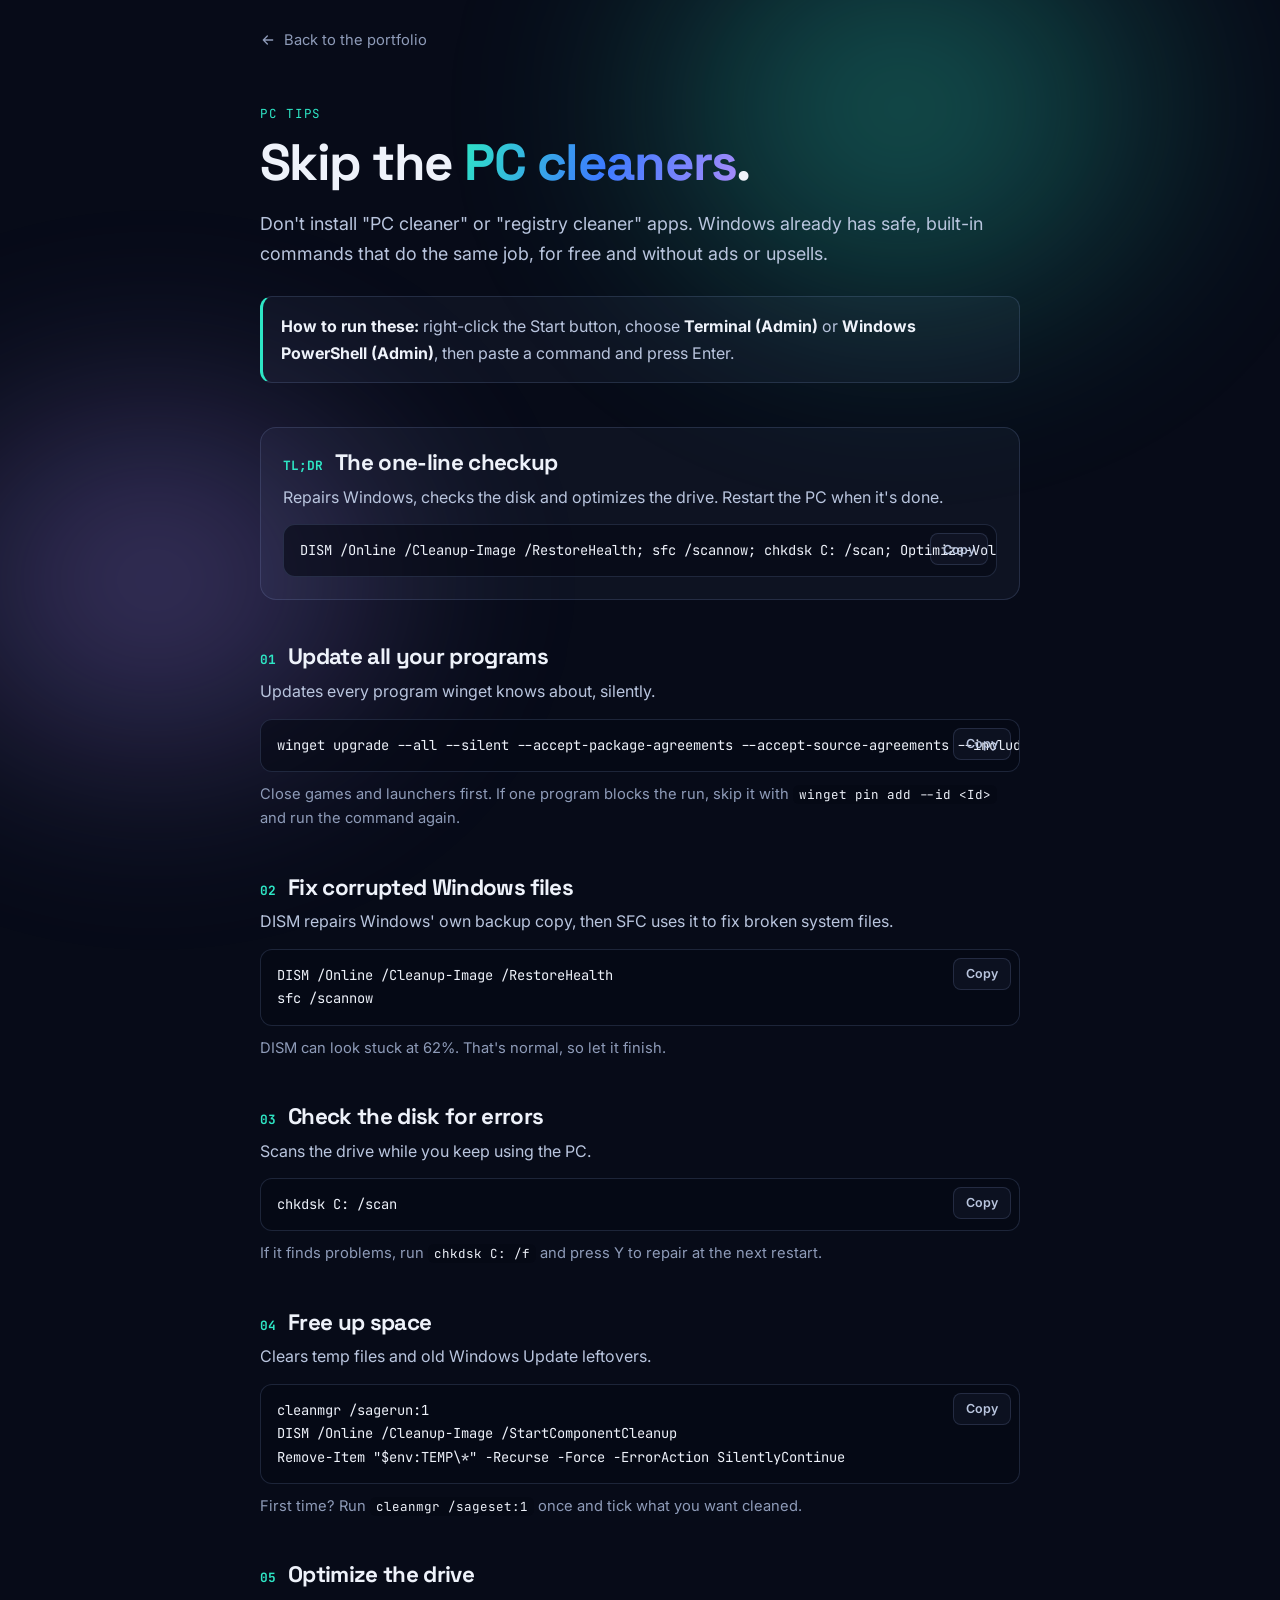
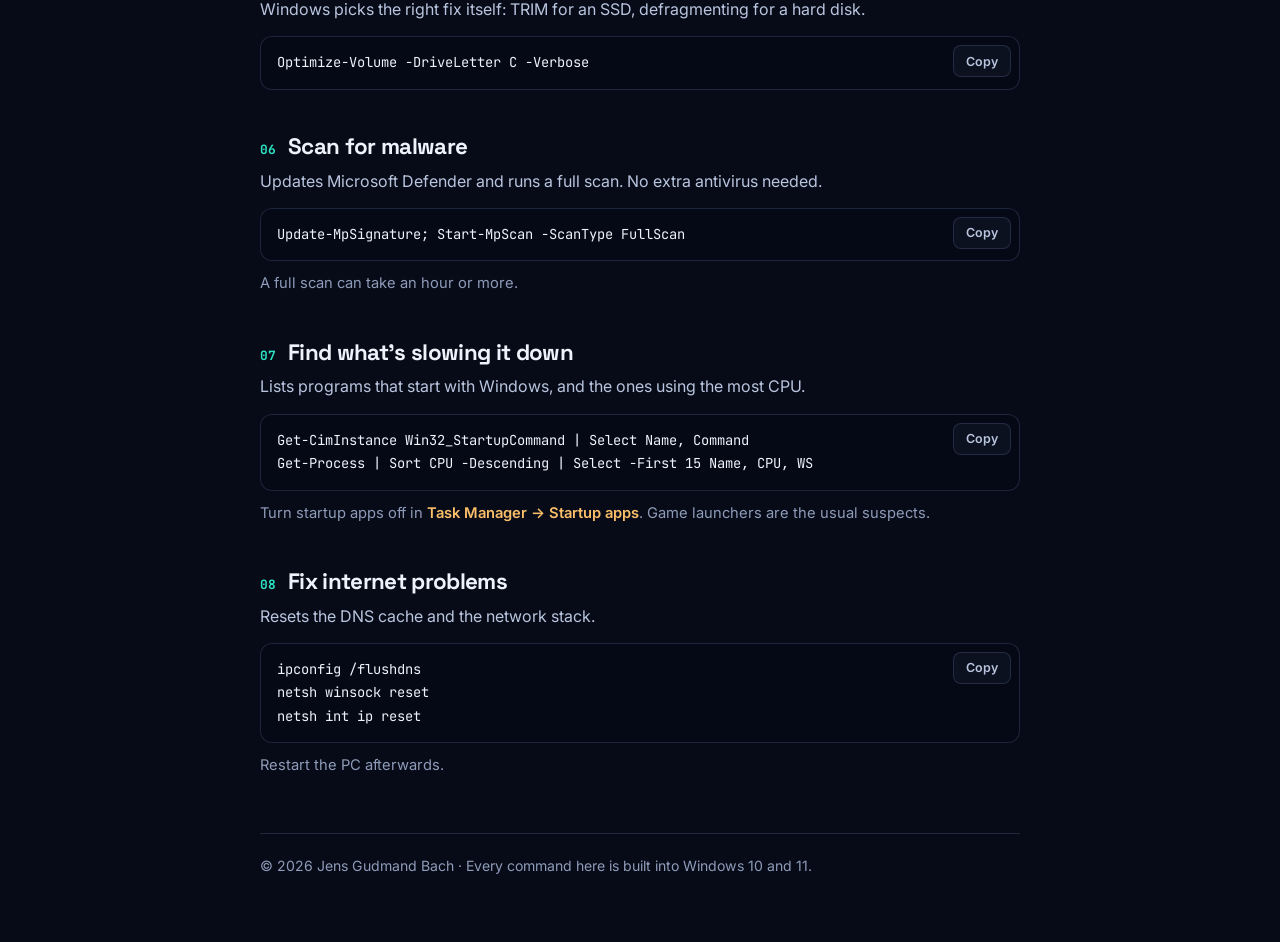
<file: pc-tips/index.html>
<!doctype html>
<html lang="en" data-theme="dark">
<head>
  <meta charset="utf-8">
  <meta name="viewport" content="width=device-width, initial-scale=1, viewport-fit=cover">
  <title>Skip the PC cleaners | Jens Gudmand Bach</title>
  <meta name="description" content="Don't install PC cleaners. Windows already has safe, built-in commands that repair, clean, update and speed up your PC.">
  <meta name="author" content="Jens Gudmand Bach">
  <meta name="theme-color" content="#070b18">
  <link rel="canonical" href="https://leaskeg.github.io/pc-tips/">
  <meta property="og:type" content="article">
  <meta property="og:url" content="https://leaskeg.github.io/pc-tips/">
  <meta property="og:title" content="Skip the PC cleaners">
  <meta property="og:description" content="Safe, built-in Windows commands that do what PC cleaners promise, for free.">
  <meta property="og:image" content="https://leaskeg.github.io/assets/img/og.png">
  <link rel="icon" href="/assets/img/favicon.svg" type="image/svg+xml">
  <link rel="preconnect" href="https://fonts.googleapis.com">
  <link rel="preconnect" href="https://fonts.gstatic.com" crossorigin>
  <link href="https://fonts.googleapis.com/css2?family=Inter:wght@400;600&family=JetBrains+Mono:wght@500&family=Space+Grotesk:wght@600;700&display=swap" rel="stylesheet">
  <script>
    (function () {
      try {
        var t = localStorage.getItem('jb-theme');
        if (t === 'light' || t === 'dark') document.documentElement.setAttribute('data-theme', t);
      } catch (e) {}
    })();
  </script>
  <style>
    :root {
      --bg: #070b18; --surface: rgba(140,165,220,.055); --code-bg: rgba(5,9,20,.6);
      --text: #eef2fa; --text-2: #b9c5de; --muted: #8e9bb8; --line: rgba(140,165,220,.18);
      --a1: #2ee6c5; --a2: #3d7bff; --a3: #a78bfa; --warn: #fbbf6a; --on-accent: #050914;
      --grad: linear-gradient(110deg, var(--a1), var(--a2) 52%, var(--a3));
      --aurora-opacity: .4;
      color-scheme: dark;
    }
    :root[data-theme="light"] {
      --bg: #f3f5fb; --surface: rgba(20,40,100,.035); --code-bg: #e9eef9;
      --text: #0a1126; --text-2: #2f3b57; --muted: #536079; --line: rgba(20,40,100,.14);
      --a1: #0a9c86; --a2: #2b5be0; --a3: #7a58e0; --warn: #a15c00; --on-accent: #fff;
      --aurora-opacity: .2;
      color-scheme: light;
    }
    * { box-sizing: border-box; }
    body {
      margin: 0; padding: 0 16px 64px; background: var(--bg); color: var(--text);
      font-family: "Inter", "Segoe UI", system-ui, sans-serif; line-height: 1.65; -webkit-font-smoothing: antialiased;
    }
    .aurora { position: fixed; inset: -20%; z-index: -1; opacity: var(--aurora-opacity); pointer-events: none; }
    .aurora span { position: absolute; border-radius: 50%; filter: blur(90px); }
    .aurora span:nth-child(1) { width: 55vw; height: 45vw; left: 45%; top: 0; background: radial-gradient(closest-side, var(--a1), transparent); }
    .aurora span:nth-child(2) { width: 50vw; height: 40vw; left: 5%; top: 40%; background: radial-gradient(closest-side, var(--a3), transparent); }
    main { max-width: 760px; margin: 0 auto; }
    .back { display: inline-flex; align-items: center; gap: 8px; margin-top: 28px; color: var(--muted); text-decoration: none; font-size: .92rem; }
    .back:hover { color: var(--text); }
    .back svg { width: 16px; height: 16px; }
    .label { font-family: "JetBrains Mono", monospace; font-size: .78rem; letter-spacing: .14em; text-transform: uppercase; color: var(--a1); margin: 48px 0 0; }
    h1, h2 { font-family: "Space Grotesk", sans-serif; letter-spacing: -.03em; line-height: 1.15; }
    h1 { font-size: clamp(2rem, 7vw, 3.2rem); margin: 10px 0 0; }
    h1 em { font-style: normal; background: var(--grad); -webkit-background-clip: text; background-clip: text; color: transparent; }
    .lead { font-size: 1.12rem; color: var(--text-2); margin: 16px 0 0; }
    .start { margin: 28px 0 0; padding: 16px 18px; border: 1px solid var(--line); border-left: 3px solid var(--a1); border-radius: 12px; background: var(--surface); color: var(--text-2); }
    .start strong { color: var(--text); }
    section { margin-top: 44px; }
    h2 { font-size: 1.4rem; margin: 0; display: flex; align-items: baseline; gap: 12px; }
    h2 span { font-family: "JetBrains Mono", monospace; font-size: .8rem; color: var(--a1); letter-spacing: 0; }
    section > p { color: var(--text-2); margin: 8px 0 0; }
    .cmd { position: relative; margin: 14px 0 0; border: 1px solid var(--line); border-radius: 12px; background: var(--code-bg); }
    .cmd pre { margin: 0; padding: 14px 92px 14px 16px; overflow-x: auto; font-family: "JetBrains Mono", Consolas, monospace; font-size: .86rem; line-height: 1.7; color: var(--text); }
    .copy {
      position: absolute; top: 8px; right: 8px; min-height: 32px; padding: 0 12px; border: 1px solid var(--line); border-radius: 8px;
      background: var(--surface); color: var(--text-2); font: 600 .78rem "Inter", sans-serif; cursor: pointer;
    }
    .copy:hover { color: var(--text); border-color: var(--a1); }
    .copy:focus-visible, .back:focus-visible { outline: 2px solid var(--a1); outline-offset: 2px; }
    .note { font-size: .92rem; color: var(--muted); margin: 10px 0 0; }
    .note code { font-family: "JetBrains Mono", Consolas, monospace; font-size: .85em; padding: 1px 6px; border-radius: 6px; background: var(--code-bg); color: var(--text); }
    .note b { color: var(--warn); font-weight: 600; }
    .highlight { padding: 22px; border-radius: 16px; border: 1px solid var(--line); background: var(--surface); }
    footer { max-width: 760px; margin: 56px auto 0; padding-top: 20px; border-top: 1px solid var(--line); color: var(--muted); font-size: .88rem; }
  </style>
</head>
<body>
  <div class="aurora" aria-hidden="true"><span></span><span></span></div>
  <main>
    <a class="back" href="/">
      <svg viewBox="0 0 24 24" aria-hidden="true"><path fill="none" stroke="currentColor" stroke-width="2" stroke-linecap="round" stroke-linejoin="round" d="M19 12H5M11 6l-6 6 6 6"/></svg>
      Back to the portfolio
    </a>

    <p class="label">PC tips</p>
    <h1>Skip the <em>PC cleaners</em>.</h1>
    <p class="lead">Don't install "PC cleaner" or "registry cleaner" apps. Windows already has safe, built-in commands that do the same job, for free and without ads or upsells.</p>

    <div class="start">
      <strong>How to run these:</strong> right-click the Start button, choose <strong>Terminal (Admin)</strong> or <strong>Windows PowerShell (Admin)</strong>, then paste a command and press Enter.
    </div>

    <section class="highlight">
      <h2><span>TL;DR</span>The one-line checkup</h2>
      <p>Repairs Windows, checks the disk and optimizes the drive. Restart the PC when it's done.</p>
      <div class="cmd"><pre>DISM /Online /Cleanup-Image /RestoreHealth; sfc /scannow; chkdsk C: /scan; Optimize-Volume -DriveLetter C</pre><button class="copy" type="button">Copy</button></div>
    </section>

    <section>
      <h2><span>01</span>Update all your programs</h2>
      <p>Updates every program winget knows about, silently.</p>
      <div class="cmd"><pre>winget upgrade --all --silent --accept-package-agreements --accept-source-agreements --include-unknown --disable-interactivity</pre><button class="copy" type="button">Copy</button></div>
      <p class="note">Close games and launchers first. If one program blocks the run, skip it with <code>winget pin add --id &lt;Id&gt;</code> and run the command again.</p>
    </section>

    <section>
      <h2><span>02</span>Fix corrupted Windows files</h2>
      <p>DISM repairs Windows' own backup copy, then SFC uses it to fix broken system files.</p>
      <div class="cmd"><pre>DISM /Online /Cleanup-Image /RestoreHealth
sfc /scannow</pre><button class="copy" type="button">Copy</button></div>
      <p class="note">DISM can look stuck at 62%. That's normal, so let it finish.</p>
    </section>

    <section>
      <h2><span>03</span>Check the disk for errors</h2>
      <p>Scans the drive while you keep using the PC.</p>
      <div class="cmd"><pre>chkdsk C: /scan</pre><button class="copy" type="button">Copy</button></div>
      <p class="note">If it finds problems, run <code>chkdsk C: /f</code> and press Y to repair at the next restart.</p>
    </section>

    <section>
      <h2><span>04</span>Free up space</h2>
      <p>Clears temp files and old Windows Update leftovers.</p>
      <div class="cmd"><pre>cleanmgr /sagerun:1
DISM /Online /Cleanup-Image /StartComponentCleanup
Remove-Item "$env:TEMP\*" -Recurse -Force -ErrorAction SilentlyContinue</pre><button class="copy" type="button">Copy</button></div>
      <p class="note">First time? Run <code>cleanmgr /sageset:1</code> once and tick what you want cleaned.</p>
    </section>

    <section>
      <h2><span>05</span>Optimize the drive</h2>
      <p>Windows picks the right fix itself: TRIM for an SSD, defragmenting for a hard disk.</p>
      <div class="cmd"><pre>Optimize-Volume -DriveLetter C -Verbose</pre><button class="copy" type="button">Copy</button></div>
    </section>

    <section>
      <h2><span>06</span>Scan for malware</h2>
      <p>Updates Microsoft Defender and runs a full scan. No extra antivirus needed.</p>
      <div class="cmd"><pre>Update-MpSignature; Start-MpScan -ScanType FullScan</pre><button class="copy" type="button">Copy</button></div>
      <p class="note">A full scan can take an hour or more.</p>
    </section>

    <section>
      <h2><span>07</span>Find what's slowing it down</h2>
      <p>Lists programs that start with Windows, and the ones using the most CPU.</p>
      <div class="cmd"><pre>Get-CimInstance Win32_StartupCommand | Select Name, Command
Get-Process | Sort CPU -Descending | Select -First 15 Name, CPU, WS</pre><button class="copy" type="button">Copy</button></div>
      <p class="note">Turn startup apps off in <b>Task Manager → Startup apps</b>. Game launchers are the usual suspects.</p>
    </section>

    <section>
      <h2><span>08</span>Fix internet problems</h2>
      <p>Resets the DNS cache and the network stack.</p>
      <div class="cmd"><pre>ipconfig /flushdns
netsh winsock reset
netsh int ip reset</pre><button class="copy" type="button">Copy</button></div>
      <p class="note">Restart the PC afterwards.</p>
    </section>
  </main>

  <footer>© 2026 Jens Gudmand Bach · Every command here is built into Windows 10 and 11.</footer>

  <script>
    document.querySelectorAll('.copy').forEach(function (btn) {
      btn.addEventListener('click', function () {
        var text = btn.previousElementSibling.textContent;
        navigator.clipboard.writeText(text).then(function () {
          btn.textContent = 'Copied';
          setTimeout(function () { btn.textContent = 'Copy'; }, 1500);
        });
      });
    });
  </script>
</body>
</html>
</file>
